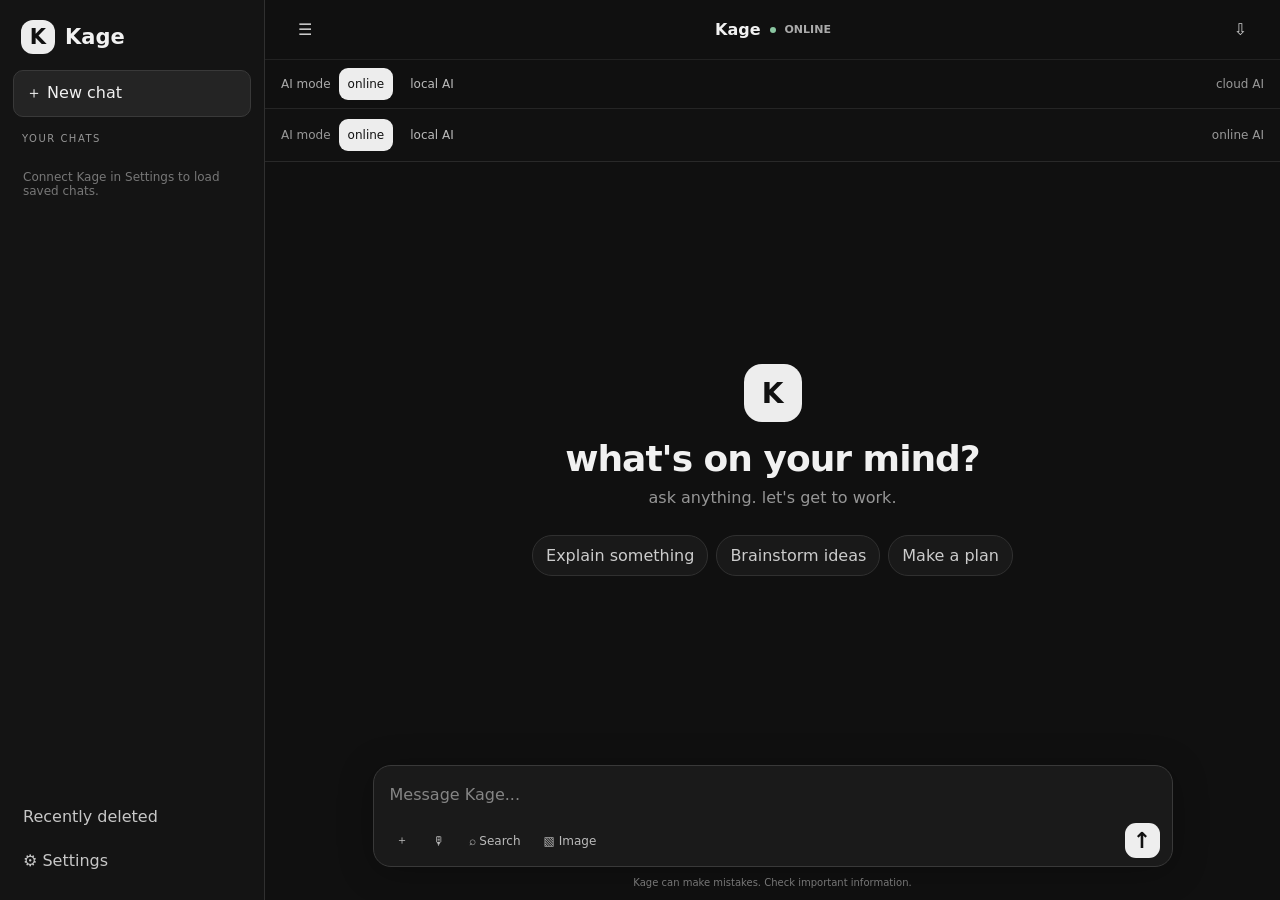
<file: index.html>
<!DOCTYPE html>
<html lang="en">
<head>
  <meta charset="UTF-8">
  <meta name="viewport" content="width=device-width, initial-scale=1">
  <meta name="theme-color" content="#101010">
  <meta name="description" content="Kage AI assistant with local and online AI modes">
  <title>Kage AI</title>
  <link rel="manifest" href="manifest.json">
  <link rel="stylesheet" href="style.css">
</head>
<body>
  <div class="app">
    <aside class="sidebar" id="sidebar">
      <div class="brand">
        <span class="brand-icon">K</span>
        <span>Kage</span>
      </div>

      <button id="newChat" class="new-chat">＋ New chat</button>

      <div class="side-label">YOUR CHATS</div>
      <div id="chatList" class="chat-list"></div>

      <div class="sidebar-bottom">
        <button id="deletedButton" class="side-button">Recently deleted</button>
        <button id="settingsButton" class="side-button">⚙ Settings</button>
      </div>
    </aside>

    <main class="main">
      <header class="topbar">
        <button id="menuButton" class="icon-button"
          aria-label="Toggle sidebar">☰</button>

        <div class="top-title">
          Kage <span class="online-dot"></span>
        </div>

        <button id="exportButton" class="icon-button"
          title="Export chats">⇩</button>
      </header>

      <section id="messages" class="messages">
        <div id="welcome" class="welcome">
          <div class="welcome-mark">K</div>
          <h1>what's on your mind?</h1>
          <p>ask anything. let's get to work.</p>

          <div class="suggestions">
            <button data-prompt="Explain a difficult topic in simple words.">
              Explain something
            </button>

            <button data-prompt="Help me brainstorm a creative project.">
              Brainstorm ideas
            </button>

            <button data-prompt="Help me organize my goals into a practical plan.">
              Make a plan
            </button>
          </div>
        </div>

        <div id="messageList" class="message-list"></div>
      </section>

      <form id="composer" class="composer">
        <textarea id="prompt" rows="1"
          placeholder="Message Kage..."
          aria-label="Message Kage"></textarea>

        <div class="composer-bottom">
          <div class="composer-tools">
            <label class="tool-button" title="Attach a text file">
              ＋
              <input
                type="file"
                id="fileInput"
                accept=".txt,.md,.csv,.json,.js,.html,.css,.py,.xml,.yaml,.yml"
                hidden>
            </label>

            <button type="button" id="voiceButton"
              class="tool-button" title="Voice input">🎙</button>

            <button type="button" id="searchButton"
              class="tool-button" aria-pressed="false">⌕ Search</button>

            <button type="button" id="imageButton"
              class="tool-button" aria-pressed="false">▧ Image</button>

            <span id="attachmentName" class="attachment-name"></span>
          </div>

          <button type="submit" id="sendButton"
            class="send-button" aria-label="Send message">↑</button>
        </div>
      </form>

      <div class="disclaimer">
        Kage can make mistakes. Check important information.
      </div>
    </main>
  </div>

  <dialog id="settingsDialog">
    <form method="dialog" class="dialog-head">
      <h2>Settings</h2>
      <button class="icon-button" aria-label="Close settings">✕</button>
    </form>

    <div class="dialog-content">
      <label for="apiUrl">Backend URL</label>
      <input id="apiUrl" type="url"
        placeholder="https://your-worker.workers.dev">

      <label for="accessKey" class="settings-label">Private access key</label>
      <input id="accessKey" type="password" autocomplete="off"
        placeholder="Your Cloudflare Worker access key">

      <p>
        The backend URL and access key are saved in this browser only.
        Never put your access key in GitHub code.
      </p>

      <button id="saveSettings" class="primary-button" type="button">
        Save settings
      </button>

      <hr>

      <button id="clearLocalCache" class="side-button" type="button">
        Clear this browser's Kage cache
      </button>

      <p>
        Clearing the local cache does not delete the server database.
        Export important chats regularly.
      </p>
    </div>
  </dialog>

  <script src="app.js"></script>
  <script src="local-ai.js"></script>
</body>
</html>
</file>
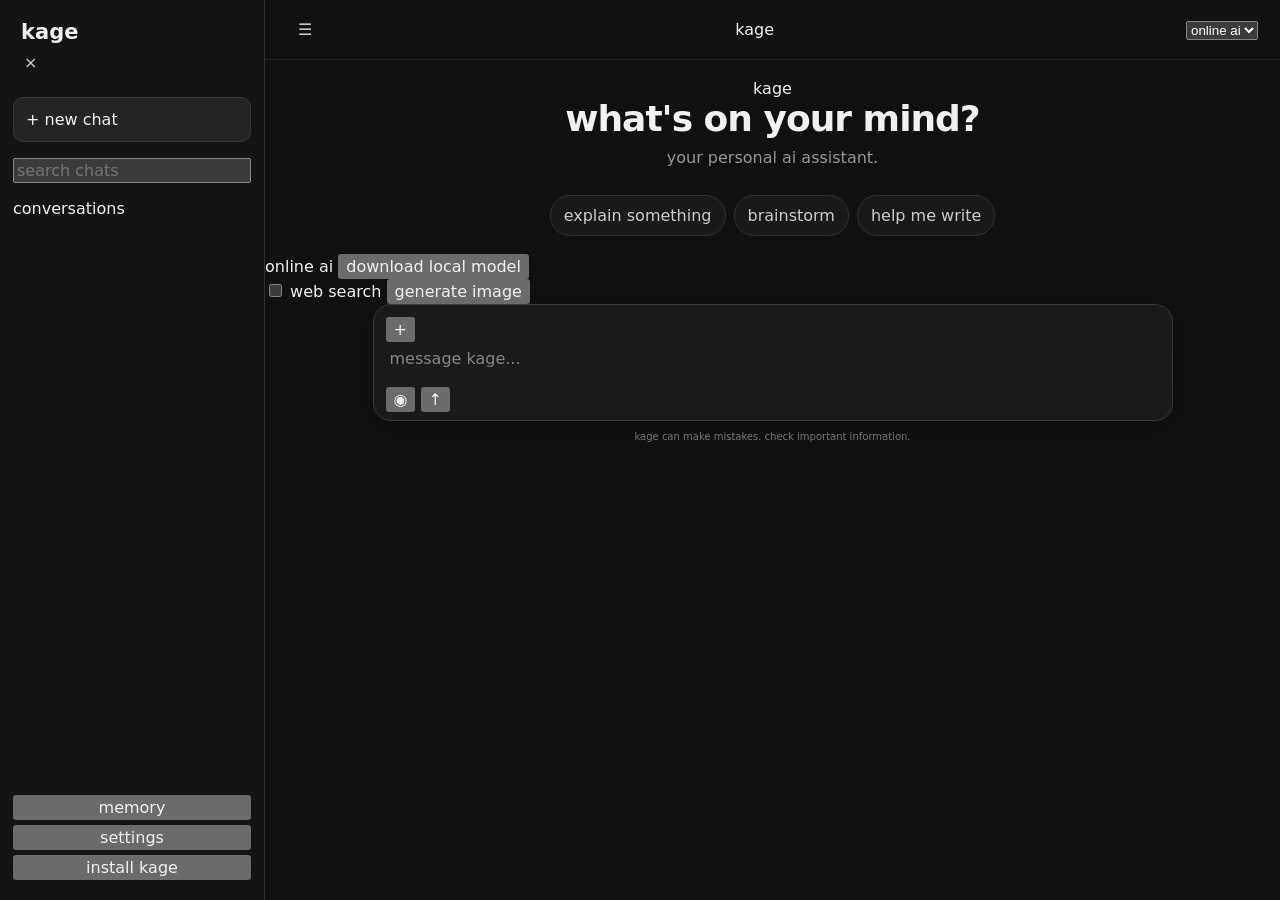
<file: public/index.html>
<!DOCTYPE html>
<html lang="en">
<head>
  <meta charset="UTF-8">

  <meta name="viewport" content="width=device-width, initial-scale=1">

  <meta name="theme-color" content="#000000">

  <title>kage</title>

  <link rel="manifest" href="/manifest.json">
  <link rel="icon" href="/icon.svg">
  <link rel="stylesheet" href="/style.css">
</head>

<body>

<div class="app">

  <aside class="sidebar" id="sidebar">

    <div class="sidebar-header">
      <span class="brand">kage</span>
      <button id="closeSidebar" class="icon-button">×</button>
    </div>

    <button id="newChat" class="new-chat">+ new chat</button>

    <input id="searchChats" class="search" placeholder="search chats">

    <div class="label">conversations</div>

    <div id="chatList" class="chat-list"></div>

    <div class="sidebar-bottom">
      <button id="memoryButton">memory</button>
      <button id="settingsButton">settings</button>
      <button id="installButton">install kage</button>
    </div>

  </aside>

  <main class="main">

    <header class="topbar">

      <button id="menuButton" class="icon-button">☰</button>

      <span class="top-brand">kage</span>

      <div class="top-right">

        <select id="modeSelect">
          <option value="online">online ai</option>
          <option value="local">local ai</option>
        </select>

      </div>

    </header>

    <section class="workspace">

      <div id="welcome" class="welcome">

        <div class="logo">kage</div>

        <h1>what's on your mind?</h1>

        <p>your personal ai assistant.</p>

        <div class="suggestions">
          <button data-prompt="explain something complicated simply">
            explain something
          </button>

          <button data-prompt="help me brainstorm creative ideas">
            brainstorm
          </button>

          <button data-prompt="help me write something">
            help me write
          </button>
        </div>

      </div>

      <div id="messages" class="messages"></div>

    </section>

    <footer class="composer-area">

      <div class="status-row">
        <span id="status">online ai</span>

        <button id="downloadModel">
          download local model
        </button>
      </div>

      <div class="tools-row">

        <label class="search-toggle">
          <input type="checkbox" id="webSearch">
          web search
        </label>

        <button id="imageButton">generate image</button>

      </div>

      <div id="attachmentPreview"></div>

      <form id="chatForm" class="composer">

        <button type="button" id="attachButton">+</button>

        <textarea
          id="messageInput"
          rows="1"
          placeholder="message kage..."
        ></textarea>

        <button type="button" id="voiceButton">◉</button>

        <button type="submit" id="sendButton">↑</button>

      </form>

      <input
        id="fileInput"
        type="file"
        multiple
        accept=".txt,.md,.csv,.json,.js,.html,.css,.py,.pdf,image/png,image/jpeg,image/webp"
        hidden
      >

      <div class="disclaimer">
        kage can make mistakes. check important information.
      </div>

    </footer>

  </main>

</div>

<dialog id="memoryDialog">

  <div class="dialog-content">

    <h2>your memory</h2>

    <p>information kage can use in future conversations.</p>

    <textarea id="memoryInput"></textarea>

    <div class="dialog-actions">
      <button data-close="memoryDialog">cancel</button>
      <button id="saveMemory">save</button>
    </div>

  </div>

</dialog>

<dialog id="settingsDialog">

  <div class="dialog-content">

    <h2>settings</h2>

    <button id="exportChats">export conversations</button>
    <button id="deleteAll" class="danger">delete all conversations</button>

    <div class="dialog-actions">
      <button data-close="settingsDialog">close</button>
    </div>

  </div>

</dialog>

<script type="module" src="/app.js"></script>

</body>
</html>
</file>
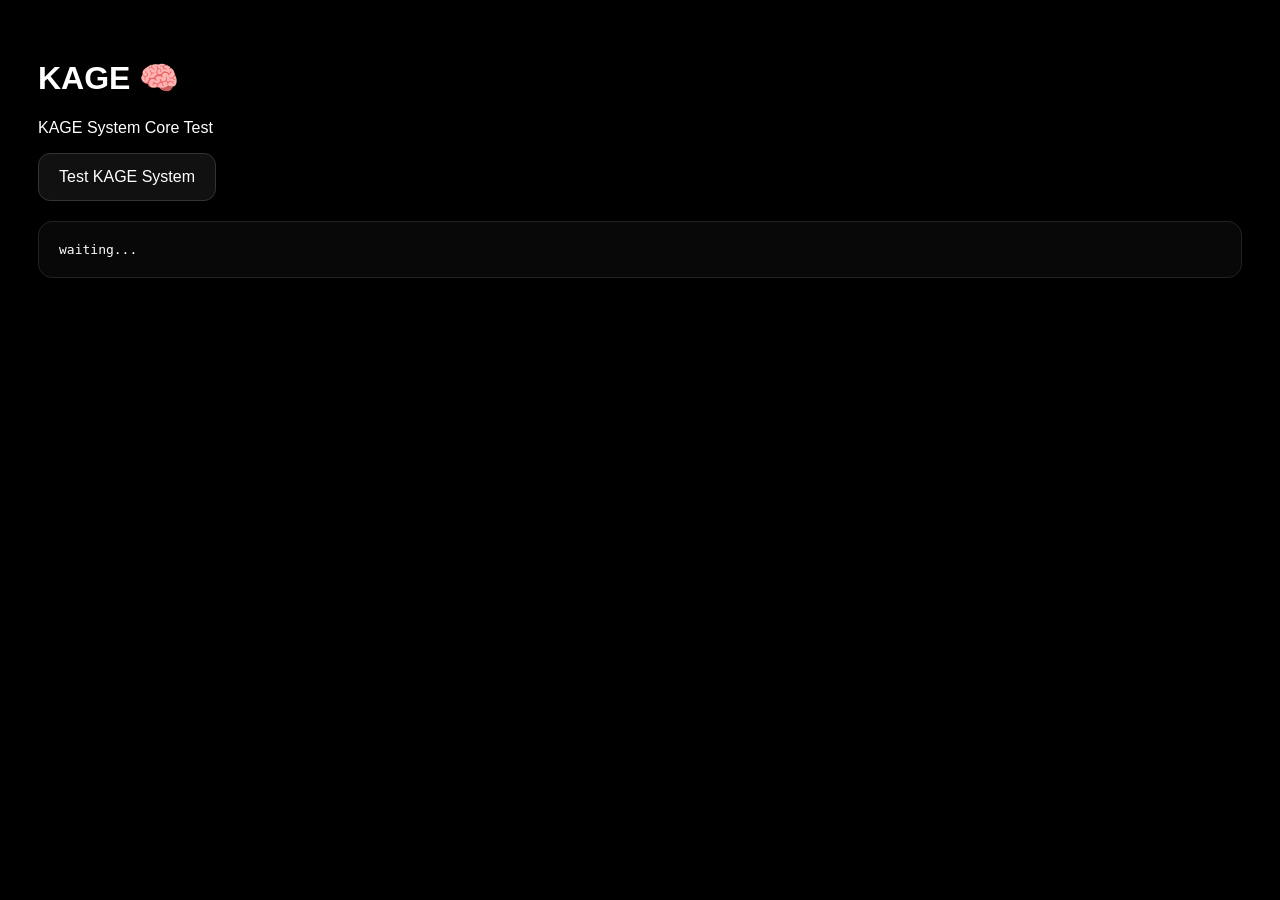
<file: test-kage-system.html>
<!DOCTYPE html>
<html lang="en">

<head>

<meta charset="UTF-8">

<meta
  name="viewport"
  content="width=device-width, initial-scale=1.0"
>

<title>KAGE System Test</title>

<style>

body {

  background: #000;

  color: #fff;

  font-family:
    -apple-system,
    BlinkMacSystemFont,
    sans-serif;

  padding: 30px;

}

button {

  background: #111;

  color: white;

  border: 1px solid #333;

  border-radius: 12px;

  padding: 14px 20px;

  font-size: 16px;

}

pre {

  margin-top: 20px;

  padding: 20px;

  background: #080808;

  border: 1px solid #222;

  border-radius: 14px;

  white-space: pre-wrap;

  word-break: break-word;

}

</style>

</head>


<body>

<h1>KAGE 🧠</h1>

<p>
KAGE System Core Test
</p>

<button id="test">
Test KAGE System
</button>

<pre id="result">
waiting...
</pre>


<script>

const button =
  document.getElementById(
    "test"
  );


const result =
  document.getElementById(
    "result"
  );


button.onclick =
  async () => {

    result.textContent =
      "testing...";


    try {

      const response =
        await fetch(
          "/api/kage-system",
          {

            method: "POST",

            headers: {

              "Content-Type":
                "application/json"

            },

            body:
              JSON.stringify({

                settings: {

                  personality: {

                    tone:
                      "natural",

                    style:
                      "clear",

                    energy:
                      "confident"

                  },

                  behavior: {

                    concise:
                      true,

                    explainClearly:
                      true

                  }

                }

              })

          }

        );


      const data =
        await response.json();


      result.textContent =
        JSON.stringify(
          data,
          null,
          2
        );

    }

    catch (error) {

      result.textContent =
        "ERROR: " +
        error.message;

    }

  };

</script>

</body>

</html>
</file>
<file: style.css>
:root {
  color-scheme: dark;
  --bg: #101010;
  --panel: #171717;
  --panel2: #222;
  --border: #303030;
  --text: #f1f1f1;
  --muted: #969696;
  --accent: #e6e6e6;
}

* { box-sizing: border-box; }

body {
  margin: 0;
  background: var(--bg);
  color: var(--text);
  font-family: Inter, ui-sans-serif, system-ui, -apple-system, sans-serif;
}

button, input, textarea { font: inherit; }
button { color: inherit; cursor: pointer; }
button:focus-visible, input:focus-visible, textarea:focus-visible {
  outline: 2px solid #aaa;
  outline-offset: 2px;
}

.app {
  height: 100dvh;
  display: flex;
  overflow: hidden;
}

.sidebar {
  width: 265px;
  flex-shrink: 0;
  background: #141414;
  border-right: 1px solid var(--border);
  padding: 20px 13px;
  display: flex;
  flex-direction: column;
  gap: 16px;
}

.brand {
  display: flex;
  align-items: center;
  gap: 10px;
  font-size: 21px;
  font-weight: 750;
  padding: 0 8px;
}

.brand-icon, .welcome-mark {
  display: grid;
  place-items: center;
  background: #ededed;
  color: #111;
  font-weight: 900;
  border-radius: 12px;
}

.brand-icon { width: 34px; height: 34px; }

.new-chat, .primary-button {
  border: 1px solid #393939;
  background: #242424;
  border-radius: 10px;
  padding: 12px;
  text-align: left;
}

.new-chat:hover, .side-button:hover, .icon-button:hover,
.tool-button:hover, .chat-action:hover {
  background: #292929;
}

.side-label {
  font-size: 10px;
  letter-spacing: 1.5px;
  color: var(--muted);
  padding: 0 9px;
}

.chat-list {
  flex: 1;
  overflow-y: auto;
  display: flex;
  flex-direction: column;
  gap: 4px;
}

.chat-item {
  display: flex;
  align-items: center;
  gap: 3px;
  border-radius: 9px;
  padding: 3px 5px;
  min-width: 0;
}

.chat-item.active, .chat-item:hover { background: #252525; }

.chat-select {
  background: transparent;
  border: 0;
  text-align: left;
  padding: 9px 5px;
  flex: 1;
  overflow: hidden;
  white-space: nowrap;
  text-overflow: ellipsis;
  min-width: 0;
}

.chat-action {
  background: transparent;
  border: 0;
  color: #aaa;
  padding: 7px;
  border-radius: 6px;
  flex-shrink: 0;
}

.sidebar-bottom { display: grid; gap: 5px; }

.side-button {
  border: 0;
  border-radius: 8px;
  background: transparent;
  text-align: left;
  padding: 10px;
  color: #c7c7c7;
}

.main {
  flex: 1;
  min-width: 0;
  display: flex;
  flex-direction: column;
}

.topbar {
  height: 60px;
  flex-shrink: 0;
  display: flex;
  align-items: center;
  justify-content: space-between;
  padding: 0 22px;
  border-bottom: 1px solid #222;
}

.top-title {
  font-weight: 650;
  display: flex;
  gap: 9px;
  align-items: center;
}

.online-dot {
  width: 6px;
  height: 6px;
  background: #8ac6a1;
  border-radius: 50%;
}

.icon-button {
  border: 0;
  background: transparent;
  border-radius: 8px;
  padding: 9px 11px;
  color: #ccc;
}

.messages {
  flex: 1;
  overflow-y: auto;
  padding: 25px 18px 12px;
  scroll-behavior: smooth;
}

.welcome {
  min-height: 100%;
  display: flex;
  flex-direction: column;
  align-items: center;
  justify-content: center;
  text-align: center;
}

.welcome-mark {
  width: 58px;
  height: 58px;
  font-size: 28px;
  border-radius: 18px;
  margin-bottom: 16px;
}

.welcome h1 {
  font-size: clamp(24px, 4vw, 36px);
  margin: 0 0 9px;
  letter-spacing: -1px;
}

.welcome p { color: var(--muted); margin: 0; }

.suggestions {
  display: flex;
  gap: 8px;
  justify-content: center;
  flex-wrap: wrap;
  margin-top: 28px;
}

.suggestions button {
  background: #191919;
  border: 1px solid var(--border);
  border-radius: 20px;
  padding: 10px 13px;
  color: #ccc;
}

.suggestions button:hover { background: #292929; }

.message-list {
  max-width: 800px;
  width: 100%;
  margin: auto;
}

.message {
  margin: 0 auto 25px;
  max-width: 100%;
}

.message.user {
  display: flex;
  flex-direction: column;
  align-items: flex-end;
}

.message-content {
  white-space: pre-wrap;
  overflow-wrap: anywhere;
  line-height: 1.7;
}

.user .message-content {
  background: #252525;
  border: 1px solid #303030;
  border-radius: 18px;
  padding: 11px 15px;
  max-width: 85%;
}

.assistant .message-content { padding: 3px 0; }

.message-role {
  font-size: 11px;
  text-transform: uppercase;
  letter-spacing: 1px;
  color: #929292;
  margin-bottom: 7px;
}

.message-actions {
  display: flex;
  gap: 5px;
  margin-top: 7px;
  flex-wrap: wrap;
}

.message-actions button {
  background: transparent;
  border: 0;
  color: #999;
  font-size: 12px;
  padding: 5px 7px;
  border-radius: 5px;
}

.message-actions button:hover {
  background: #252525;
  color: white;
}

.composer {
  width: min(800px, calc(100% - 32px));
  margin: 0 auto;
  border: 1px solid #393939;
  border-radius: 18px;
  background: #1a1a1a;
  padding: 12px 12px 8px;
  box-shadow: 0 5px 35px #0004;
}

.composer textarea {
  width: 100%;
  resize: none;
  max-height: 180px;
  outline: none;
  border: 0;
  background: transparent;
  color: var(--text);
  padding: 5px 4px 12px;
  line-height: 1.5;
}

.composer textarea::placeholder { color: #858585; }

.composer-bottom {
  display: flex;
  align-items: center;
  justify-content: space-between;
  gap: 8px;
}

.composer-tools {
  display: flex;
  align-items: center;
  gap: 5px;
  min-width: 0;
  flex-wrap: wrap;
}

.tool-button {
  display: inline-flex;
  align-items: center;
  justify-content: center;
  border: 0;
  background: transparent;
  border-radius: 9px;
  color: #bbb;
  min-width: 32px;
  min-height: 32px;
  padding: 5px 9px;
  font-size: 12px;
}

.tool-button.mode-active {
  background: #ededed;
  color: #111;
}

.attachment-name {
  color: #aaa;
  font-size: 12px;
  overflow: hidden;
  text-overflow: ellipsis;
  max-width: 140px;
}

.send-button {
  border: 0;
  background: #eee;
  color: #111;
  width: 35px;
  height: 35px;
  border-radius: 11px;
  font-size: 22px;
  font-weight: 700;
  flex-shrink: 0;
}

.send-button:disabled { opacity: .45; cursor: wait; }

.disclaimer {
  text-align: center;
  color: #777;
  font-size: 10px;
  padding: 10px 8px 12px;
}

dialog {
  width: min(440px, calc(100% - 28px));
  border: 1px solid #383838;
  background: #171717;
  color: white;
  border-radius: 16px;
  padding: 0;
}

dialog::backdrop { background: #000a; backdrop-filter: blur(4px); }

.dialog-head {
  display: flex;
  align-items: center;
  justify-content: space-between;
  padding: 15px 20px;
  border-bottom: 1px solid #333;
}

.dialog-head h2 { font-size: 18px; margin: 0; }

.dialog-content { padding: 20px; }

.dialog-content label {
  display: block;
  margin-bottom: 8px;
  font-size: 13px;
}

.dialog-content .settings-label { margin-top: 17px; }

.dialog-content input {
  width: 100%;
  background: #101010;
  border: 1px solid #393939;
  color: white;
  border-radius: 8px;
  padding: 11px;
}

.dialog-content p {
  color: #aaa;
  font-size: 12px;
  line-height: 1.6;
}

.dialog-content .primary-button {
  width: 100%;
  text-align: center;
  margin-top: 12px;
}

.dialog-content hr {
  border: 0;
  border-top: 1px solid #333;
  margin: 20px 0;
}

.empty-note {
  color: #777;
  font-size: 12px;
  padding: 10px;
}

@media (max-width: 650px) {
  .sidebar {
    position: fixed;
    z-index: 5;
    inset: 0 auto 0 0;
    transform: translateX(-105%);
    transition: transform .2s;
    box-shadow: 15px 0 45px #0007;
  }

  .sidebar.open { transform: translateX(0); }
  .topbar { padding: 0 12px; }
  .messages { padding: 20px 14px 10px; }

  .suggestions {
    flex-direction: column;
    width: min(300px, 100%);
  }

  .suggestions button { width: 100%; }
  .composer { width: calc(100% - 20px); }
  .tool-button { padding: 5px 7px; }
}
</file>
